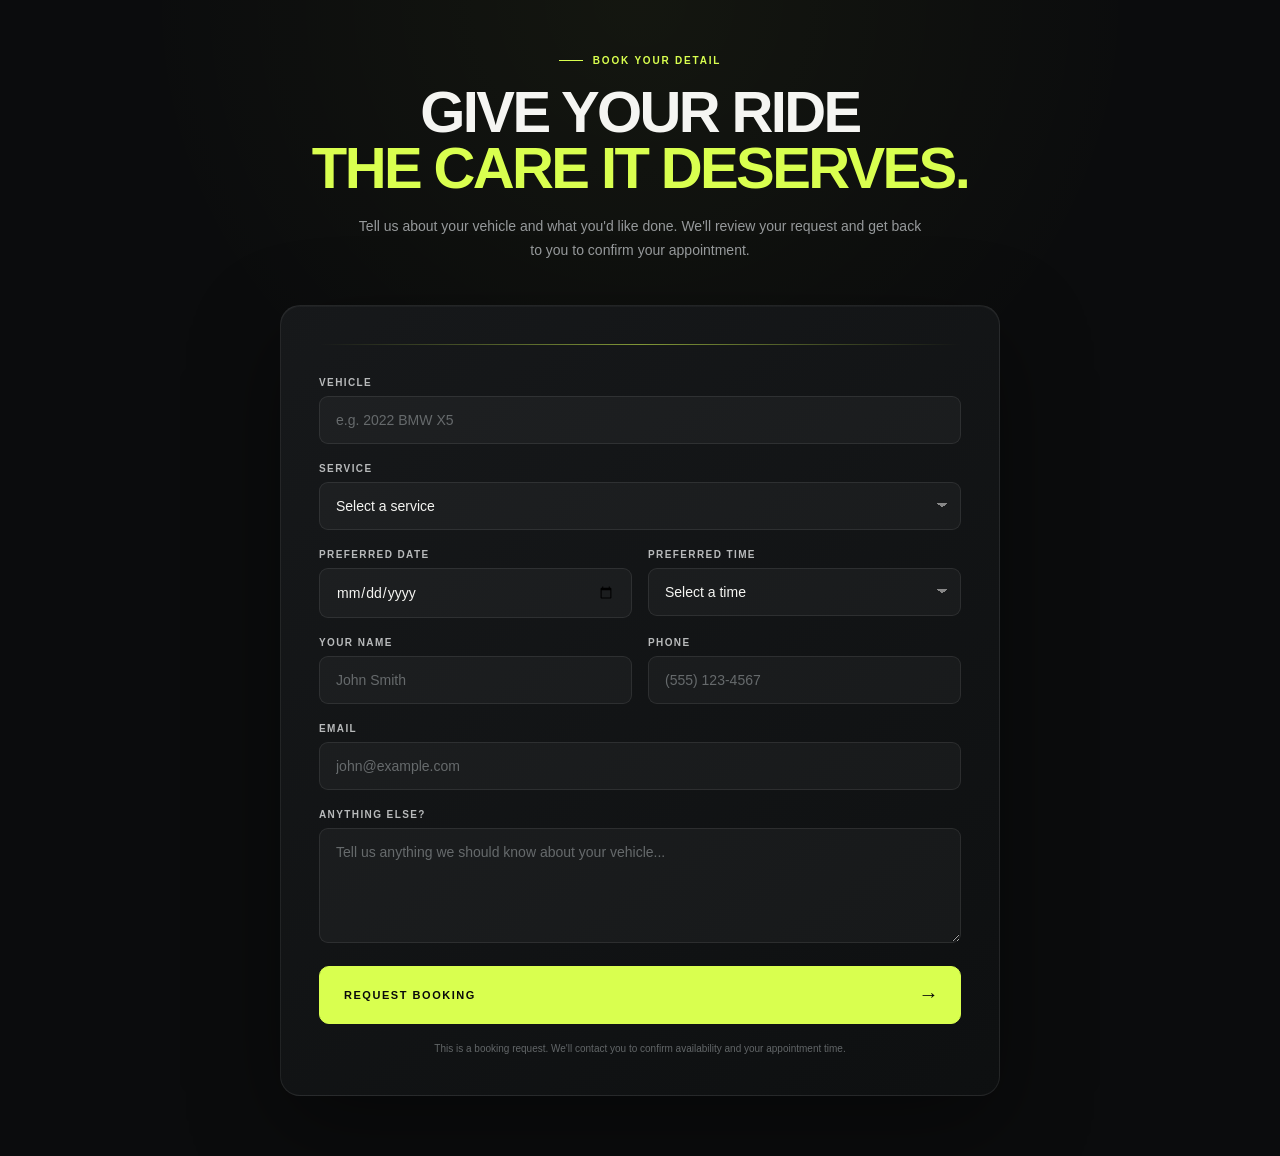
<file: booking.html>
<!DOCTYPE html>
<html lang="en">

<head>
  <meta charset="UTF-8">

  <meta
    name="viewport"
    content="width=device-width, initial-scale=1.0"
  >

  <title>Book Your Detail | Your Auto</title>

  <link
    rel="stylesheet"
    href="booking.css"
  >
</head>


<body>

  <main class="booking-page">

    <!-- =========================================
         BOOKING HEADER
    ========================================== -->

    <section class="booking-header">

      <div class="booking-label">
        <span></span>
        BOOK YOUR DETAIL
      </div>

      <h1>
        GIVE YOUR RIDE
        <strong>THE CARE IT DESERVES.</strong>
      </h1>

      <p>
        Tell us about your vehicle and what you'd like done.
        We'll review your request and get back to you to confirm
        your appointment.
      </p>

    </section>


    <!-- =========================================
         BOOKING FORM
    ========================================== -->

    <section class="booking-form-section">

      <form
        class="booking-form"
        id="bookingForm"
      >

        <!-- VEHICLE -->

        <div class="booking-field">

          <label for="vehicle">
            VEHICLE
          </label>

          <input
            type="text"
            id="vehicle"
            name="vehicle"
            placeholder="e.g. 2022 BMW X5"
            required
          >

        </div>


        <!-- SERVICE -->

        <div class="booking-field">

          <label for="service">
            SERVICE
          </label>

          <select
            id="service"
            name="service"
            required
          >

            <option
              value=""
              disabled
              selected
            >
              Select a service
            </option>

            <option value="interior">
              Interior Detail
            </option>

            <option value="exterior">
              Exterior Detail
            </option>

            <option value="full-detail">
              Full Detail
            </option>

            <option value="paint-correction">
              Paint Correction
            </option>

            <option value="paint-protection">
              Paint Protection
            </option>

            <option value="not-sure">
              Not Sure — Help Me Choose
            </option>

          </select>

        </div>


        <!-- DATE / TIME -->

        <div class="booking-row">

          <div class="booking-field">

            <label for="date">
              PREFERRED DATE
            </label>

            <input
              type="date"
              id="date"
              name="date"
              required
            >

          </div>


          <div class="booking-field">

            <label for="time">
              PREFERRED TIME
            </label>

            <select
              id="time"
              name="time"
              required
            >

              <option
                value=""
                disabled
                selected
              >
                Select a time
              </option>

              <option value="morning">
                Morning
              </option>

              <option value="midday">
                Midday
              </option>

              <option value="afternoon">
                Afternoon
              </option>

              <option value="evening">
                Evening
              </option>

            </select>

          </div>

        </div>


        <!-- NAME / PHONE -->

        <div class="booking-row">

          <div class="booking-field">

            <label for="name">
              YOUR NAME
            </label>

            <input
              type="text"
              id="name"
              name="name"
              placeholder="John Smith"
              required
            >

          </div>


          <div class="booking-field">

            <label for="phone">
              PHONE
            </label>

            <input
              type="tel"
              id="phone"
              name="phone"
              placeholder="(555) 123-4567"
              required
            >

          </div>

        </div>


        <!-- EMAIL -->

        <div class="booking-field">

          <label for="email">
            EMAIL
          </label>

          <input
            type="email"
            id="email"
            name="email"
            placeholder="john@example.com"
            required
          >

        </div>


        <!-- MESSAGE -->

        <div class="booking-field">

          <label for="message">
            ANYTHING ELSE?
          </label>

          <textarea
            id="message"
            name="message"
            rows="4"
            placeholder="Tell us anything we should know about your vehicle..."
          ></textarea>

        </div>


        <!-- SUBMIT -->

        <button
          type="submit"
          class="booking-submit"
        >

          <span>
            REQUEST BOOKING
          </span>

          <b>
            →
          </b>

        </button>


        <p class="booking-note">
          This is a booking request. We'll contact you to confirm
          availability and your appointment time.
        </p>

      </form>


      <!-- =========================================
           SUCCESS
      ========================================== -->

      <div
        class="booking-success"
        id="bookingSuccess"
      >

        <div class="booking-success-icon">
          ✓
        </div>

        <span>
          REQUEST RECEIVED
        </span>

        <h2>
          WE'LL TAKE IT
          <strong>FROM HERE.</strong>
        </h2>

        <p>
          Thanks for reaching out. We'll be in touch shortly
          to confirm your appointment.
        </p>

      </div>

    </section>

  </main>


  <script src="booking.js"></script>

</body>

</html>
</file>
<file: booking.css>
/* =========================================
   BOOKING PAGE
========================================= */

:root {
  --booking-bg: #0b0c0d;
  --booking-panel: #121416;
  --booking-text: #f5f5f2;
  --booking-muted: #96999b;
  --booking-accent: #d9ff4f;
}


/* =========================================
   RESET
========================================= */

* {
  box-sizing: border-box;
}

html,
body {
  margin: 0;
  padding: 0;
}

body {
  min-height: 100vh;

  background: var(--booking-bg);
  color: var(--booking-text);

  font-family: Arial, Helvetica, sans-serif;
}


/* =========================================
   PAGE
========================================= */

.booking-page {
  width: 100%;
  min-height: 100vh;

  padding: 55px 50px 60px;

  background:
    radial-gradient(
      circle at 50% 0%,
      rgba(217,255,79,.045),
      transparent 38%
    ),
    var(--booking-bg);
}


/* =========================================
   HEADER
========================================= */

.booking-header {
  width: min(100%, 680px);

  margin: 0 auto 42px;

  text-align: center;
}

.booking-label {
  display: flex;
  align-items: center;
  justify-content: center;
  gap: 10px;

  margin-bottom: 18px;

  color: var(--booking-accent);

  font-size: 10px;
  font-weight: 700;
  letter-spacing: .18em;
}

.booking-label span {
  width: 24px;
  height: 1px;

  background: var(--booking-accent);
}

.booking-header h1 {
  margin: 0;

  font-size: clamp(38px, 5vw, 58px);
  line-height: .96;
  letter-spacing: -.045em;
  font-weight: 700;
}

.booking-header h1 strong {
  display: block;

  color: var(--booking-accent);
}

.booking-header p {
  max-width: 570px;

  margin: 20px auto 0;

  color: var(--booking-muted);

  font-size: 14px;
  line-height: 1.7;
}


/* =========================================
   FORM SECTION
========================================= */

.booking-form-section {
  width: min(100%, 720px);

  margin: 0 auto;

  padding: 38px;

  background:
    linear-gradient(
      145deg,
      rgba(23,25,27,.98),
      rgba(14,16,17,.98)
    );

  border: 1px solid rgba(255,255,255,.08);
  border-radius: 20px;

  box-shadow:
    0 30px 90px rgba(0,0,0,.4),
    inset 0 1px 0 rgba(255,255,255,.035);
}


/* TOP ACCENT */

.booking-form-section::before {
  content: "";

  display: block;

  width: 100%;
  height: 1px;

  margin-bottom: 32px;

  background:
    linear-gradient(
      90deg,
      transparent,
      rgba(217,255,79,.55),
      transparent
    );
}


/* =========================================
   FORM
========================================= */

.booking-form {
  display: flex;
  flex-direction: column;
  gap: 19px;
}

.booking-row {
  display: grid;

  grid-template-columns:
    repeat(2, minmax(0, 1fr));

  gap: 16px;
}

.booking-field {
  display: flex;
  flex-direction: column;

  gap: 8px;
}

.booking-field label {
  color: #b8babb;

  font-size: 10px;
  font-weight: 700;
  letter-spacing: .14em;
}

.booking-field input,
.booking-field select,
.booking-field textarea {
  width: 100%;

  padding: 15px 16px;

  border: 1px solid rgba(255,255,255,.085);
  border-radius: 9px;

  outline: none;

  background: rgba(255,255,255,.035);
  color: var(--booking-text);

  font-family: inherit;
  font-size: 14px;

  transition:
    border-color .25s ease,
    background .25s ease,
    box-shadow .25s ease;
}

.booking-field input::placeholder,
.booking-field textarea::placeholder {
  color: #666a6c;
}

.booking-field input:focus,
.booking-field select:focus,
.booking-field textarea:focus {
  border-color: rgba(217,255,79,.5);

  background: rgba(217,255,79,.018);

  box-shadow:
    0 0 0 3px rgba(217,255,79,.055);
}


/* SELECT */

.booking-field select {
  appearance: none;
  -webkit-appearance: none;

  padding-right: 42px;

  background-image:
    linear-gradient(
      45deg,
      transparent 50%,
      #888 50%
    ),
    linear-gradient(
      135deg,
      #888 50%,
      transparent 50%
    );

  background-position:
    calc(100% - 18px) 50%,
    calc(100% - 13px) 50%;

  background-size:
    5px 5px,
    5px 5px;

  background-repeat: no-repeat;
}

.booking-field select option {
  background: #151719;
  color: #fff;
}


/* TEXTAREA */

.booking-field textarea {
  min-height: 115px;

  resize: vertical;
}


/* =========================================
   SUBMIT
========================================= */

.booking-submit {
  position: relative;

  width: 100%;
  min-height: 58px;

  display: flex;
  align-items: center;
  justify-content: space-between;

  margin-top: 4px;

  padding: 0 20px 0 24px;

  border: 1px solid var(--booking-accent);
  border-radius: 10px;

  overflow: hidden;

  background: var(--booking-accent);
  color: #090a0a;

  cursor: pointer;

  font-family: inherit;
  font-size: 11px;
  font-weight: 800;
  letter-spacing: .14em;

  transition:
    transform .25s ease,
    box-shadow .25s ease;
}

.booking-submit::before {
  content: "";

  position: absolute;

  top: 0;
  left: -120%;

  width: 65%;
  height: 100%;

  background:
    linear-gradient(
      90deg,
      transparent,
      rgba(255,255,255,.5),
      transparent
    );

  transform: skewX(-20deg);

  transition: left .65s ease;
}

.booking-submit:hover::before {
  left: 140%;
}

.booking-submit:hover {
  transform: translateY(-2px);

  box-shadow:
    0 12px 32px rgba(217,255,79,.15);
}

.booking-submit span,
.booking-submit b {
  position: relative;
  z-index: 1;
}

.booking-submit b {
  font-size: 20px;
  font-weight: 400;
}


/* =========================================
   NOTE
========================================= */

.booking-note {
  margin: -2px 0 0;

  color: #626668;

  font-size: 10px;
  line-height: 1.6;

  text-align: center;
}


/* =========================================
   SUCCESS STATE
========================================= */

.booking-success {
  display: none;

  min-height: 430px;

  align-items: center;
  justify-content: center;
  flex-direction: column;

  text-align: center;
}

.booking-success.is-visible {
  display: flex;
}

.booking-success-icon {
  width: 62px;
  height: 62px;

  display: flex;
  align-items: center;
  justify-content: center;

  margin-bottom: 22px;

  border: 1px solid rgba(217,255,79,.45);
  border-radius: 50%;

  background: rgba(217,255,79,.07);

  color: var(--booking-accent);

  font-size: 24px;
}

.booking-success > span {
  margin-bottom: 13px;

  color: var(--booking-accent);

  font-size: 10px;
  font-weight: 700;
  letter-spacing: .18em;
}

.booking-success h2 {
  margin: 0;

  font-size: clamp(32px, 5vw, 50px);
  line-height: .98;
  letter-spacing: -.04em;
}

.booking-success h2 strong {
  display: block;

  color: var(--booking-accent);
}

.booking-success p {
  max-width: 420px;

  margin: 18px 0 0;

  color: var(--booking-muted);

  font-size: 14px;
  line-height: 1.7;
}


/* =========================================
   MOBILE
========================================= */

@media (max-width: 700px) {

  .booking-page {
    padding: 35px 16px 40px;
  }

  .booking-header {
    margin-bottom: 28px;
  }

  .booking-header h1 {
    font-size: 36px;
  }

  .booking-header p {
    font-size: 13px;
  }

  .booking-form-section {
    padding: 26px 18px;
    border-radius: 16px;
  }

  .booking-row {
    grid-template-columns: 1fr;
    gap: 19px;
  }

  .booking-field input,
  .booking-field select,
  .booking-field textarea {
    padding: 14px;
  }

  .booking-submit {
    min-height: 56px;
  }

}




/* =========================================
   HIDE BOOKING PAGE SCROLLBAR
========================================= */

html {
  scrollbar-width: none;
}

html::-webkit-scrollbar {
  display: none;
}

body {
  scrollbar-width: none;
}

body::-webkit-scrollbar {
  display: none;
}
</file>
